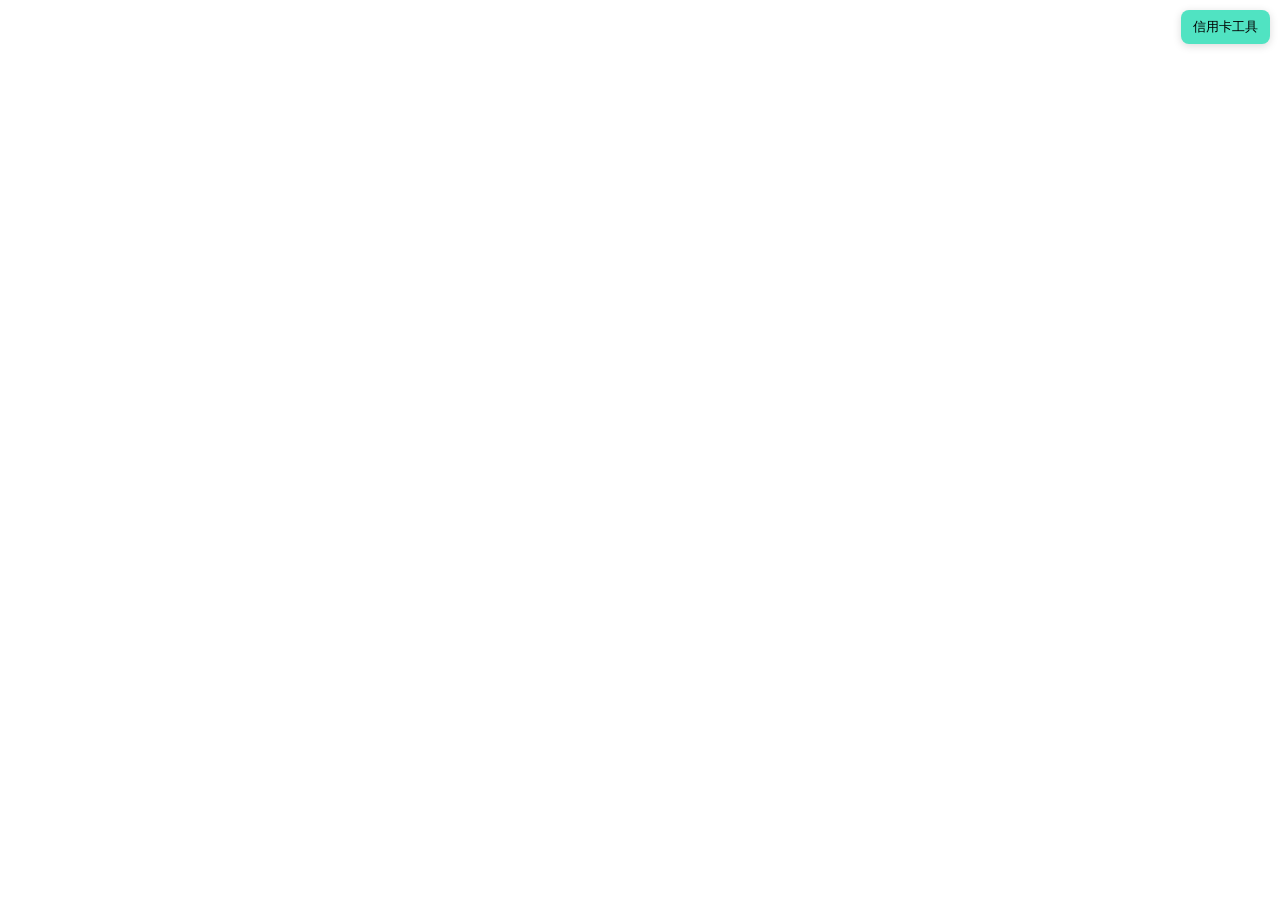
<file: docs/dev-ops/nginx/html/ccc.html>
<!DOCTYPE html>
<html lang="zh-CN">
<head>
    <meta charset="UTF-8">
    <meta name="viewport" content="width=device-width, initial-scale=1.0">
    <title>信用卡工具</title>
    <style>
        /* 全局颜色变量 */
        :root {
            --bg-color: rgba(255, 255, 255, 0.95);
            --panel-bg: rgba(255, 255, 255, 0.95);
            --text-color: #333333;
            --text-secondary: #666666;
            --input-bg: rgba(240, 240, 242, 0.95);
            --input-focus-bg: rgba(230, 230, 232, 0.95);
            --input-border-color: rgba(0, 0, 0, 0.1);
            --button-primary-bg: #50e3c2;
            --button-primary-text: #000000;
            --button-secondary-bg: rgba(80, 227, 194, 0.2);
            --button-secondary-text: #50e3c2;
            --button-secondary-hover: rgba(80, 227, 194, 0.3);
            --menu-item-hover: rgba(240, 240, 242, 0.95);
            --switch-bg: #cccccc;
            --version-badge-bg: rgba(240, 240, 242, 0.95);
        }

        /* 深色模式 */
        .dark-mode {
            --bg-color: rgba(18, 18, 20, 0.95);
            --panel-bg: rgba(28, 28, 30, 0.95);
            --text-color: #ffffff;
            --text-secondary: #a0a0a0;
            --input-bg: rgba(38, 38, 40, 0.95);
            --input-focus-bg: rgba(48, 48, 50, 0.95);
            --input-border-color: rgba(255, 255, 255, 0.15);
            --button-primary-bg: #50e3c2;
            --button-primary-text: #000000;
            --button-secondary-bg: rgba(80, 227, 194, 0.2);
            --button-secondary-text: #50e3c2;
            --button-secondary-hover: rgba(80, 227, 194, 0.3);
            --menu-item-hover: rgba(48, 48, 50, 0.95);
            --switch-bg: #333333;
            --version-badge-bg: rgba(38, 38, 40, 0.95);
        }

        /* 响应式断点 */
        @media (max-width: 768px) {
            #cardTools {
                max-width: 90% !important;
                width: 90% !important;
                right: 5% !important;
                left: 5% !important;
                top: 10px !important;
                padding: 12px !important;
            }
            .card-tool-header h2 { font-size: 18px !important; }
            .primary-button, .secondary-button, .full-width-button { padding: 10px 16px !important; font-size: 13px !important; }
            .input-field label { font-size: 13px !important; }
            input, textarea { padding: 10px !important; font-size: 13px !important; }
            .menu-button { padding: 10px !important; font-size: 14px !important; }
            #toggleBtn { padding: 6px 10px !important; font-size: 12px !important; }
        }

        @media (max-width: 480px) {
            #cardTools { max-width: 95% !important; width: 95% !important; right: 2.5% !important; left: 2.5% !important; padding: 10px !important; }
            .button-row { flex-direction: column !important; gap: 8px !important; }
            .primary-button, .secondary-button { width: 100% !important; }
            .card-tool-header { margin-bottom: 12px !important; }
            .content-panel { padding: 12px !important; margin-bottom: 12px !important; }
            .panel-header { margin-bottom: 12px !important; }
            .footer { flex-direction: column !important; gap: 8px !important; align-items: flex-start !important; }
            .theme-switch { width: 100% !important; justify-content: space-between !important; }
        }

        /* 主容器样式 */
        #cardTools {
            max-width: 350px;
            border-radius: 16px;
            position: fixed;
            top: 60px;
            right: 20px;
            z-index: 9999;
            background-color: var(--bg-color);
            font-family: -apple-system, BlinkMacSystemFont, "Segoe UI", Roboto, Helvetica, Arial, sans-serif;
            box-shadow: 0 4px 24px rgba(0, 0, 0, 0.15);
            padding: 16px;
            display: none;
        }

        /* 工具标题 */
        .card-tool-header {
            display: flex;
            justify-content: space-between;
            align-items: center;
            margin-bottom: 16px;
        }

        .card-tool-header h2 {
            margin: 0;
            font-size: 20px;
            font-weight: 600;
            color: var(--text-color);
        }

        .version-badge {
            background: linear-gradient(135deg, #ff7676, #ff4848);
            color: white;
            font-size: 12px;
            font-weight: 600;
            padding: 3px 10px;
            border-radius: 20px;
        }

        /* 内容面板 */
        .content-panel {
            background-color: var(--panel-bg);
            border-radius: 14px;
            padding: 16px;
            margin-bottom: 16px;
            box-shadow: 0 2px 8px rgba(0, 0, 0, 0.1);
            border: 1px solid var(--input-border-color);
        }

        /* 菜单按钮 */
        .menu-button {
            display: flex;
            align-items: center;
            width: 100%;
            padding: 12px;
            margin-bottom: 10px;
            border: 1px solid var(--input-border-color);
            border-radius: 10px;
            background-color: var(--input-bg);
            color: var(--text-color);
            font-size: 15px;
            text-align: left;
            cursor: pointer;
            transition: all 0.2s ease;
        }

        .menu-button:hover {
            background-color: var(--menu-item-hover);
            border-color: var(--button-primary-bg);
        }

        .menu-button .icon {
            display: flex;
            margin-right: 10px;
            color: var(--button-primary-bg);
        }

        /* 面板头部 */
        .panel-header {
            display: flex;
            align-items: center;
            margin-bottom: 16px;
        }

        .back-button {
            display: flex;
            align-items: center;
            justify-content: center;
            width: 36px;
            height: 36px;
            padding: 0;
            margin-right: 10px;
            border: none;
            border-radius: 50%;
            background-color: var(--button-primary-bg);
            color: var(--button-primary-text);
            cursor: pointer;
        }

        .panel-header span {
            font-size: 16px;
            font-weight: 500;
            color: var(--text-color);
        }

        /* 表单输入 */
        .input-field {
            margin-bottom: 16px;
        }

        .input-field label {
            display: block;
            margin-bottom: 6px;
            font-size: 14px;
            color: var(--text-secondary);
        }

        input, textarea {
            width: 100%;
            padding: 12px;
            border: 1px solid var(--input-border-color);
            border-radius: 10px;
            background-color: var(--input-bg);
            color: var(--text-color);
            font-size: 14px;
            transition: all 0.2s ease;
        }

        input:focus, textarea:focus {
            outline: none;
            background-color: var(--input-focus-bg);
            border-color: var(--button-primary-bg);
        }

        /* 按钮样式 */
        .button-row {
            display: flex;
            gap: 10px;
            margin-bottom: 16px;
        }

        .primary-button, .secondary-button, .full-width-button {
            padding: 12px 20px;
            border: none;
            border-radius: 10px;
            font-weight: 500;
            font-size: 14px;
            cursor: pointer;
            transition: all 0.2s ease;
            box-shadow: 0 2px 8px rgba(0, 0, 0, 0.1);
        }

        .primary-button:hover, .full-width-button:hover {
            transform: translateY(-1px);
            box-shadow: 0 4px 12px rgba(0, 0, 0, 0.15);
        }

        .secondary-button:hover {
            background-color: var(--button-secondary-hover);
        }

        /* 输出区域 */
        .output-field {
            margin-bottom: 16px;
        }

        .output-field textarea {
            min-height: 100px;
            resize: vertical;
        }

        /* 全宽按钮 */
        .full-width-button {
            width: 100%;
            padding: 12px 0;
            background-color: var(--button-primary-bg);
            color: var(--button-primary-text);
        }

        /* 提示文本 */
        .hint-text {
            margin-top: 0;
            margin-bottom: 10px;
            font-size: 13px;
            color: var(--text-secondary);
        }

        /* 页脚 */
        .footer {
            display: flex;
            justify-content: space-between;
            align-items: center;
        }

        .theme-switch {
            display: flex;
            align-items: center;
        }

        .switch-label {
            margin-right: 10px;
            font-size: 14px;
            color: var(--text-secondary);
        }

        .version-text {
            font-size: 12px;
            color: var(--text-secondary);
            background-color: var(--version-badge-bg);
            padding: 3px 8px;
            border-radius: 10px;
        }

        /* 开关样式 */
        .switch {
            position: relative;
            display: inline-block;
            width: 46px;
            height: 24px;
            margin-left: 8px;
        }

        .slider {
            position: absolute;
            cursor: pointer;
            top: 0;
            left: 0;
            right: 0;
            bottom: 0;
            background-color: var(--switch-bg);
            transition: 0.4s;
            border-radius: 24px;
            border: 1px solid var(--input-border-color);
        }

        .slider:before {
            position: absolute;
            content: "";
            height: 18px;
            width: 18px;
            left: 2px;
            bottom: 2px;
            background-color: white;
            transition: 0.4s;
            border-radius: 50%;
            box-shadow: 0 2px 4px rgba(0, 0, 0, 0.2);
        }

        input:checked + .slider {
            background-color: var(--button-primary-bg);
        }

        input:checked + .slider:before {
            transform: translateX(22px);
        }

        /* 切换按钮样式 */
        #toggleBtn {
            position: fixed;
            top: 10px;
            right: 10px;
            z-index: 10000;
            padding: 8px 12px;
            border: none;
            border-radius: 8px;
            background-color: var(--button-primary-bg);
            color: var(--button-primary-text);
            font-weight: 500;
            cursor: pointer;
            transition: all 0.2s ease;
            box-shadow: 0 2px 8px rgba(0, 0, 0, 0.15);
        }

        #toggleBtn:hover {
            opacity: 0.9;
        }
    </style>
</head>
<body>
<button id="toggleBtn">信用卡工具</button>
<div id="cardTools">
    <div class="card-tool-header">
        <h2>信用卡工具</h2>
        <span class="version-badge">Pro</span>
    </div>

    <!-- 主菜单 -->
    <div id="mainMenu" class="content-panel">
        <button id="generatorBtn" class="menu-button">
                <span class="icon">
                    <svg width="20" height="20" viewBox="0 0 24 24" fill="none">
                        <path d="M3 10H21M7 15H8M12 15H13M3 18V8C3 6.89543 3.89543 6 5 6H19C20.1046 6 21 6.89543 21 8V18C21 19.1046 20.1046 20 19 20H5C3.89543 20 3 19.1046 3 18Z" stroke="currentColor" stroke-width="2" stroke-linecap="round"/>
                    </svg>
                </span>
            <span>卡号生成器</span>
        </button>
        <button id="autofillBtn" class="menu-button">
                <span class="icon">
                    <svg width="20" height="20" viewBox="0 0 24 24" fill="none">
                        <path d="M9 5H7C5.89543 5 5 5.89543 5 7V19C5 20.1046 5.89543 21 7 21H17C18.1046 21 19 20.1046 19 19V7C19 5.89543 18.1046 5 17 5H15M9 5C9 6.10457 9.89543 7 11 7H13C14.1046 7 15 6.10457 15 5M9 5C9 3.89543 9.89543 3 11 3H13C14.1046 3 15 3.89543 15 5M12 12H15M12 16H15M9 12H9.01M9 16H9.01" stroke="currentColor" stroke-width="2" stroke-linecap="round"/>
                    </svg>
                </span>
            <span>自动填写信用卡</span>
        </button>
    </div>

    <!-- 卡号生成器面板 -->
    <div id="cardGenerator" class="content-panel" style="display:none;">
        <div class="panel-header">
            <button class="back-button" aria-label="返回">
                <svg width="20" height="20" viewBox="0 0 24 24" fill="none">
                    <path d="M15 19L8 12L15 5" stroke="currentColor" stroke-width="2" stroke-linecap="round" stroke-linejoin="round"/>
                </svg>
            </button>
            <span>卡号生成器</span>
        </div>
        <div class="input-field">
            <label for="binInput">BIN码</label>
            <input type="text" id="binInput" placeholder="输入bin码 (例如: 4xxxxx)">
        </div>
        <div class="input-field">
            <label for="quantity">生成数量</label>
            <input type="number" id="quantity" value="10" min="1" max="100">
        </div>
        <div class="button-row">
            <button type="button" id="generateBtn" class="primary-button">生成卡号</button>
            <button type="button" id="clearBtn" class="secondary-button">清除</button>
        </div>
        <div class="output-field">
            <textarea id="generatedCards" rows="5" readonly placeholder="生成的卡号将显示在这里..."></textarea>
        </div>
        <button id="copyAndFillBtn" class="full-width-button">复制并跳转</button>
    </div>

    <!-- 自动填写信用卡面板 -->
    <div id="autofillPanel" class="content-panel" style="display:none;">
        <div class="panel-header">
            <button class="back-button" aria-label="返回">
                <svg width="20" height="20" viewBox="0 0 24 24" fill="none">
                    <path d="M15 19L8 12L15 5" stroke="currentColor" stroke-width="2" stroke-linecap="round" stroke-linejoin="round"/>
                </svg>
            </button>
            <span>自动填写信用卡</span>
        </div>
        <p class="hint-text">粘贴包含卡信息的文本，系统将自动识别</p>
        <textarea id="card-input" rows="4" placeholder="例如: 4242 4242 4242 4242 | 12/24 | 123"></textarea>
        <button id="submit-button" class="full-width-button">模拟填写支付</button>
        <div id="fillOutput" class="output-field" style="display:none;">
            <label>填写结果</label>
            <textarea readonly rows="5"></textarea>
        </div>
    </div>

    <!-- 主题切换 -->
    <div class="footer">
        <div class="theme-switch">
            <label for="themeSwitch" class="switch-label">深色模式</label>
            <label class="switch">
                <input type="checkbox" id="themeSwitch">
                <span class="slider"></span>
            </label>
        </div>
        <span class="version-text">v2.0</span>
    </div>
</div>

<script>
    (function () {
        'use strict';

        // 配置常量
        const CONFIG = {
            toggleBtnText: '信用卡工具',
            storageKey: 'autoWriteCardInfoTheme'
        };

        // 状态变量
        let generatedCards = [];

        // 辅助函数
        function $(id) {
            return document.getElementById(id);
        }

        function delay(ms) {
            return new Promise(resolve => setTimeout(resolve, ms));
        }

        function getCvvLength(bin) {
            return (bin.startsWith('34') || bin.startsWith('37')) ? 4 : 3;
        }

        function parseBinInput(input) {
            const parts = input.split('|').map(p => p.trim());
            return {
                bin: parts[0] || '',
                expiryDate: (parts[1] && parts[2]) ? `${parts[1]}|${parts[2]}` : '',
                cvv: parts[3] || ''
            };
        }

        function validateInputs(bin, expiryDate, cvv) {
            if (bin.length < 6 || bin.length > 12 || !/^\d+$/.test(bin)) {
                throw new Error("BIN 必须是 6-12 位数字");
            }
            if (expiryDate && !isValidExpiryDate(expiryDate)) {
                throw new Error("时间格式无效，请使用 MM|YY 格式，月份为01-12");
            }
            const cvvLength = getCvvLength(bin);
            if (cvv && (!/^\d{3,4}$/.test(cvv) || cvv.length !== cvvLength)) {
                throw new Error(`CVV 必须是 ${cvvLength} 位数字，或为空`);
            }
        }

        function isValidExpiryDate(date) {
            if (!/^\d{2}\|\d{2}$/.test(date)) return false;
            const [month] = date.split('|');
            const m = parseInt(month, 10);
            return m >= 1 && m <= 12;
        }

        function generateCard(bin, cvvLength, fixedCVV, fixedExpiryDate) {
            let number = bin;
            const targetLength = (cvvLength === 4) ? 15 : 16;
            while (number.length < targetLength - 1) {
                number += Math.floor(Math.random() * 10);
            }
            number += generateCheckDigit(number);
            const cvv = fixedCVV || generateRandomCVV(cvvLength);
            const expiryDate = fixedExpiryDate || generateRandomExpiryDate();
            return { number, expiryDate, cvv };
        }

        function generateCheckDigit(number) {
            let sum = 0;
            let shouldDouble = true;
            for (let i = number.length - 1; i >= 0; i--) {
                let digit = parseInt(number.charAt(i), 10);
                if (shouldDouble) {
                    digit *= 2;
                    if (digit > 9) digit -= 9;
                }
                sum += digit;
                shouldDouble = !shouldDouble;
            }
            return ((10 - (sum % 10)) % 10).toString();
        }

        function generateRandomCVV(length) {
            return Math.floor(Math.random() * (10 ** length)).toString().padStart(length, '0');
        }

        function generateRandomExpiryDate() {
            const now = new Date();
            const currentYear = now.getFullYear();
            const currentMonth = now.getMonth() + 1;
            let year = currentYear + Math.floor(Math.random() * 5);
            let month = (year === currentYear)
                ? currentMonth + Math.floor(Math.random() * (13 - currentMonth))
                : Math.floor(Math.random() * 12) + 1;
            return `${month.toString().padStart(2, '0')}|${(year % 100).toString().padStart(2, '0')}`;
        }

        function generateCards() {
            const binInput = $('binInput').value.trim();
            const quantity = parseInt($('quantity').value);
            try {
                const { bin, expiryDate, cvv } = parseBinInput(binInput);
                validateInputs(bin, expiryDate, cvv);
                generatedCards = [];
                const cvvLength = getCvvLength(bin);
                for (let i = 0; i < quantity; i++) {
                    const card = generateCard(bin, cvvLength, cvv, expiryDate);
                    generatedCards.push(`${card.number}|${card.expiryDate}|${card.cvv}`);
                }
                $('generatedCards').value = generatedCards.join('\n');
                $('card-input').value = generatedCards.join('\n');
            } catch (error) {
                alert(error.message);
            }
        }

        function clearInputs() {
            $('binInput').value = "";
            $('quantity').value = "10";
            $('generatedCards').value = "";
        }

        function copyAndFill() {
            const allCards = $('generatedCards').value;
            navigator.clipboard.writeText(allCards).then(() => {
                $('card-input').value = allCards;
                showPanel('autofillPanel');
            }).catch(err => {
                console.error('无法复制文本: ', err);
            });
        }

        function generateRandomAddress() {
            const streets = ["Main Street", "Park Avenue", "Oak Drive", "Maple Road", "Cedar Lane"];
            const cities = ["New York", "Los Angeles", "Chicago", "Houston", "Phoenix"];
            const states = [
                {name: "California", abbr: "CA"}, {name: "Texas", abbr: "TX"},
                {name: "Florida", abbr: "FL"}, {name: "New York", abbr: "NY"}
            ];
            const streetNumber = Math.floor(Math.random() * 9000) + 1000;
            const randomStreet = streets[Math.floor(Math.random() * streets.length)];
            const randomCity = cities[Math.floor(Math.random() * cities.length)];
            const randomState = states[Math.floor(Math.random() * states.length)];
            const zipCode = Math.floor(Math.random() * 90000) + 10000;
            return {
                address: `${streetNumber} ${randomStreet}`,
                city: randomCity,
                postalCode: zipCode.toString(),
                state: randomState.name,
                stateCode: randomState.abbr,
                country: "US"
            };
        }

        async function handleAutoFill() {
            const cardInput = $('card-input').value.trim();
            const lines = processCardData(cardInput).split('\n').filter(line => line.trim() !== '');
            if (lines.length === 0) {
                alert('卡队列已空');
                return;
            }

            const cardData = lines.shift();
            $('card-input').value = lines.join('\n');
            const parts = cardData.split('|').map(p => p.trim());
            let cardNumber, month, year, cvc;
            if (parts.length >= 4) {
                [cardNumber, month, year, cvc] = parts;
            } else if (parts.length === 1) {
                cardNumber = parts[0];
                const now = new Date();
                month = (now.getMonth() + 1).toString().padStart(2, '0');
                year = (now.getFullYear() + 1).toString().slice(-2);
                cvc = '000';
            } else {
                alert('卡号格式不正确，应为：卡号|月|年|CVC 或者 卡号');
                return;
            }
            if (year.length === 4) year = year.slice(-2);

            try {
                const addressInfo = generateRandomAddress();
                const emailName = "DefaultName";
                const output = [
                    `卡号: ${cardNumber}`,
                    `有效期: ${month}/${year}`,
                    `CVC: ${cvc}`,
                    `姓名: ${emailName}`,
                    `地址: ${addressInfo.address}`,
                    `城市: ${addressInfo.city}`,
                    `邮编: ${addressInfo.postalCode}`,
                    `州: ${addressInfo.state}`
                ].join('\n');
                $('fillOutput').style.display = 'block';
                $('fillOutput').querySelector('textarea').value = output;
            } catch (error) {
                console.error('填写出错:', error);
                alert('填写出错，请检查输入。');
            }
        }

        function processCardData(text) {
            text = text.replace(/\//g, '|');
            const matches = text.match(/(\d{15,16})\|?(\d{1,2})\|?(\d{2,4})\|?(\d{3,4})/g);
            return matches?.join('\n') || text;
        }

        function toggleContainer() {
            const cardTools = $('cardTools');
            cardTools.style.display = (cardTools.style.display === 'none' || cardTools.style.display === '') ? 'block' : 'none';
            if (cardTools.style.display === 'block') {
                showPanel('mainMenu');
            }
        }

        function showPanel(panelId) {
            ['mainMenu', 'cardGenerator', 'autofillPanel'].forEach(id => {
                $(id).style.display = (id === panelId) ? 'block' : 'none';
            });
        }

        function toggleTheme() {
            const themeSwitch = $('themeSwitch');
            const isDarkMode = themeSwitch.checked;
            if (isDarkMode) {
                document.documentElement.classList.add('dark-mode');
                localStorage.setItem(CONFIG.storageKey, 'dark');
            } else {
                document.documentElement.classList.remove('dark-mode');
                localStorage.setItem(CONFIG.storageKey, 'light');
            }
            updateThemeLabel();
        }

        function updateThemeLabel() {
            const themeSwitch = $('themeSwitch');
            const isDarkMode = themeSwitch.checked;
            const label = document.querySelector('.switch-label');
            label.textContent = isDarkMode ? '浅色模式' : '深色模式';
        }

        function initializeTheme() {
            const savedTheme = localStorage.getItem(CONFIG.storageKey);
            const themeSwitch = $('themeSwitch');
            if (savedTheme === 'dark') {
                document.documentElement.classList.add('dark-mode');
                themeSwitch.checked = true;
            } else {
                document.documentElement.classList.remove('dark-mode');
                themeSwitch.checked = false;
            }
            updateThemeLabel();
        }

        function bindEvents() {
            $('generateBtn').addEventListener('click', generateCards);
            $('clearBtn').addEventListener('click', clearInputs);
            $('copyAndFillBtn').addEventListener('click', copyAndFill);
            $('generatorBtn').addEventListener('click', () => showPanel('cardGenerator'));
            $('autofillBtn').addEventListener('click', () => showPanel('autofillPanel'));
            $('submit-button').addEventListener('click', handleAutoFill);
            document.querySelectorAll('.back-button').forEach(btn => {
                btn.addEventListener('click', () => showPanel('mainMenu'));
            });
            $('toggleBtn').addEventListener('click', toggleContainer);
            $('themeSwitch').addEventListener('change', toggleTheme);
        }

        function init() {
            bindEvents();
            initializeTheme();
            $('cardTools').style.display = 'none';
        }

        init();
    })();
</script>
</body>
</html>
</file>
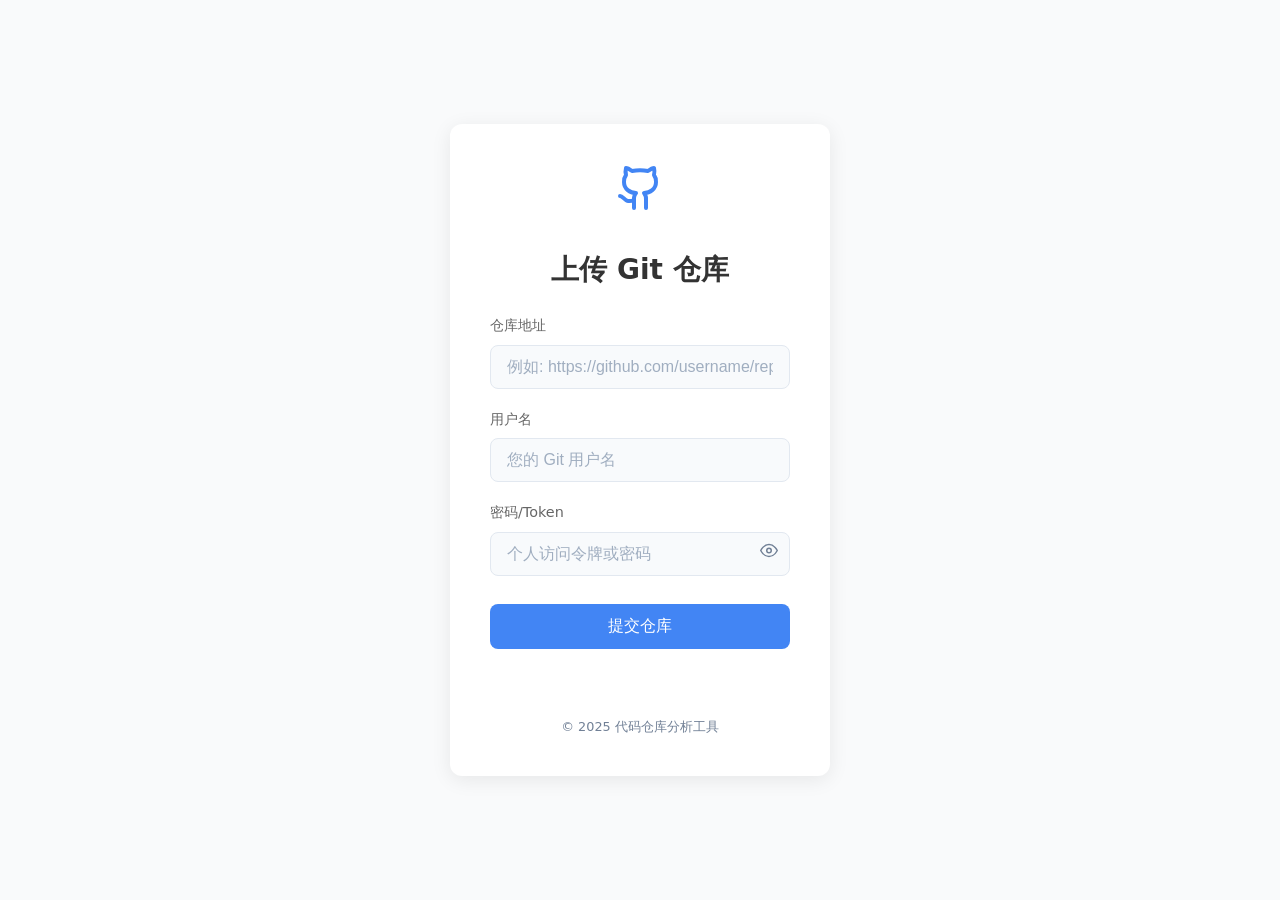
<file: docs/dev-ops/nginx/html/git.html>
<!DOCTYPE html>
<html lang="zh-CN">
<head>
    <meta charset="UTF-8">
    <meta name="viewport" content="width=device-width, initial-scale=1.0">
    <title>上传 Git 仓库</title>
    <style>
        :root {
            --primary-color: #4285f4;
            --primary-hover: #2b6cb0;
            --bg-color: #f9fafb;
            --card-bg: #ffffff;
            --text-color: #333333;
            --border-color: #e2e8f0;
            --error-color: #e53e3e;
            --success-color: #38a169;
        }

        * {
            box-sizing: border-box;
            margin: 0;
            padding: 0;
        }

        body {
            font-family: 'Microsoft YaHei', '微软雅黑', system-ui, -apple-system, sans-serif;
            background-color: var(--bg-color);
            display: flex;
            justify-content: center;
            align-items: center;
            height: 100vh;
            margin: 0;
            color: var(--text-color);
            line-height: 1.5;
        }

        .container {
            background-color: var(--card-bg);
            padding: 2.5rem;
            border-radius: 12px;
            box-shadow: 0 4px 20px rgba(0, 0, 0, 0.08);
            width: 380px;
            max-width: 90%;
            transition: transform 0.3s ease;
        }

        .container:hover {
            transform: translateY(-5px);
        }

        h1 {
            color: var(--text-color);
            margin-bottom: 1.5rem;
            font-size: 1.75rem;
            text-align: center;
            font-weight: 600;
        }

        .form-group {
            margin-bottom: 1.25rem;
            text-align: left;
        }

        .form-group label {
            display: block;
            margin-bottom: 0.5rem;
            font-size: 0.9rem;
            color: #666;
            font-weight: 500;
        }

        .input-container {
            position: relative;
        }

        input {
            width: 100%;
            padding: 0.75rem 1rem;
            border: 1px solid var(--border-color);
            border-radius: 8px;
            font-size: 1rem;
            transition: all 0.3s;
            background-color: #f8fafc;
        }

        input:focus {
            outline: none;
            border-color: var(--primary-color);
            box-shadow: 0 0 0 3px rgba(66, 133, 244, 0.15);
            background-color: white;
        }

        input::placeholder {
            color: #a0aec0;
        }

        .password-toggle {
            position: absolute;
            right: 12px;
            top: 50%;
            transform: translateY(-50%);
            cursor: pointer;
            color: #718096;
        }

        button {
            background-color: var(--primary-color);
            color: white;
            border: none;
            padding: 0.75rem 1rem;
            font-size: 1rem;
            border-radius: 8px;
            cursor: pointer;
            transition: all 0.3s;
            width: 100%;
            font-weight: 500;
            margin-top: 0.5rem;
        }

        button:hover {
            background-color: var(--primary-hover);
            transform: translateY(-2px);
            box-shadow: 0 4px 12px rgba(66, 133, 244, 0.2);
        }

        button:active {
            transform: translateY(0);
        }

        #status {
            margin-top: 1.25rem;
            font-weight: 500;
            text-align: center;
            min-height: 24px;
            transition: all 0.3s;
        }

        .status-success {
            color: var(--success-color);
        }

        .status-error {
            color: var(--error-color);
        }

        .overlay {
            display: none;
            position: fixed;
            top: 0;
            left: 0;
            width: 100%;
            height: 100%;
            background-color: rgba(0, 0, 0, 0.6);
            z-index: 1000;
            justify-content: center;
            align-items: center;
            backdrop-filter: blur(3px);
            transition: all 0.3s;
        }

        .loading-container {
            background-color: white;
            padding: 2rem;
            border-radius: 12px;
            display: flex;
            flex-direction: column;
            align-items: center;
            box-shadow: 0 10px 25px rgba(0, 0, 0, 0.1);
        }

        .loading-spinner {
            border: 4px solid rgba(66, 133, 244, 0.2);
            border-top: 4px solid var(--primary-color);
            border-radius: 50%;
            width: 40px;
            height: 40px;
            animation: spin 1s linear infinite;
        }

        .loading-text {
            margin-top: 1rem;
            font-weight: 500;
            color: var(--text-color);
        }

        @keyframes spin {
            0% { transform: rotate(0deg); }
            100% { transform: rotate(360deg); }
        }

        .logo {
            text-align: center;
            margin-bottom: 1.5rem;
            font-size: 2rem;
            color: var(--primary-color);
        }

        footer {
            text-align: center;
            margin-top: 1.5rem;
            font-size: 0.8rem;
            color: #718096;
        }
    </style>
</head>
<body>
<div class="container">
    <div class="logo">
        <svg xmlns="http://www.w3.org/2000/svg" width="48" height="48" viewBox="0 0 24 24" fill="none" stroke="currentColor" stroke-width="2" stroke-linecap="round" stroke-linejoin="round">
            <path d="M15 22v-4a4.8 4.8 0 0 0-1-3.5c3 0 6-2 6-5.5.08-1.25-.27-2.48-1-3.5.28-1.15.28-2.35 0-3.5 0 0-1 0-3 1.5-2.64-.5-5.36-.5-8 0C6 2 5 2 5 2c-.3 1.15-.3 2.35 0 3.5A5.403 5.403 0 0 0 4 9c0 3.5 3 5.5 6 5.5-.39.49-.68 1.05-.85 1.65-.17.6-.22 1.23-.15 1.85v4"></path>
            <path d="M9 18c-4.51 2-5-2-7-2"></path>
        </svg>
    </div>
    <h1>上传 Git 仓库</h1>
    <form id="uploadForm">
        <div class="form-group">
            <label for="repoUrl">仓库地址</label>
            <div class="input-container">
                <input type="text" id="repoUrl" placeholder="例如: https://github.com/username/repo" required>
            </div>
        </div>
        <div class="form-group">
            <label for="userName">用户名</label>
            <div class="input-container">
                <input type="text" id="userName" placeholder="您的 Git 用户名" required>
            </div>
        </div>
        <div class="form-group">
            <label for="token">密码/Token</label>
            <div class="input-container">
                <input type="password" id="token" placeholder="个人访问令牌或密码" required>
                <span class="password-toggle" id="togglePassword">
                    <svg xmlns="http://www.w3.org/2000/svg" width="18" height="18" viewBox="0 0 24 24" fill="none" stroke="currentColor" stroke-width="2" stroke-linecap="round" stroke-linejoin="round">
                        <path d="M1 12s4-8 11-8 11 8 11 8-4 8-11 8-11-8-11-8z"></path>
                        <circle cx="12" cy="12" r="3"></circle>
                    </svg>
                </span>
            </div>
        </div>
        <button type="submit">提交仓库</button>
    </form>
    <div id="status"></div>
    <footer>
        © 2025 代码仓库分析工具
    </footer>
</div>

<div class="overlay" id="loadingOverlay">
    <div class="loading-container">
        <div class="loading-spinner"></div>
        <div class="loading-text">正在上传仓库，请稍候...</div>
    </div>
</div>

<script>
    const loadingOverlay = document.getElementById('loadingOverlay');
    const statusElement = document.getElementById('status');
    const togglePassword = document.getElementById('togglePassword');
    const passwordInput = document.getElementById('token');

    // 密码显示/隐藏功能
    togglePassword.addEventListener('click', function() {
        const type = passwordInput.getAttribute('type') === 'password' ? 'text' : 'password';
        passwordInput.setAttribute('type', type);

        // 切换眼睛图标
        if (type === 'password') {
            this.innerHTML = `<svg xmlns="http://www.w3.org/2000/svg" width="18" height="18" viewBox="0 0 24 24" fill="none" stroke="currentColor" stroke-width="2" stroke-linecap="round" stroke-linejoin="round">
                <path d="M1 12s4-8 11-8 11 8 11 8-4 8-11 8-11-8-11-8z"></path>
                <circle cx="12" cy="12" r="3"></circle>
            </svg>`;
        } else {
            this.innerHTML = `<svg xmlns="http://www.w3.org/2000/svg" width="18" height="18" viewBox="0 0 24 24" fill="none" stroke="currentColor" stroke-width="2" stroke-linecap="round" stroke-linejoin="round">
                <path d="M17.94 17.94A10.07 10.07 0 0 1 12 20c-7 0-11-8-11-8a18.45 18.45 0 0 1 5.06-5.94M9.9 4.24A9.12 9.12 0 0 1 12 4c7 0 11 8 11 8a18.5 18.5 0 0 1-2.16 3.19m-6.72-1.07a3 3 0 1 1-4.24-4.24"></path>
                <line x1="1" y1="1" x2="23" y2="23"></line>
            </svg>`;
        }
    });

    // 表单提交处理
    document.getElementById('uploadForm').addEventListener('submit', function(e) {
        e.preventDefault();
        const repoUrl = document.getElementById('repoUrl').value;
        const userName = document.getElementById('userName').value;
        const token = document.getElementById('token').value;

        // 验证输入
        if (!repoUrl.trim() || !userName.trim() || !token.trim()) {
            statusElement.textContent = '请填写所有字段';
            statusElement.className = 'status-error';
            return;
        }

        // 显示加载状态
        loadingOverlay.style.display = 'flex';
        statusElement.textContent = '';
        statusElement.className = '';

        // 发送请求
        fetch('http://localhost:7080/api/v1/rag/analyze_git_repository', {
            method: 'POST',
            headers: {
                'Content-Type': 'application/x-www-form-urlencoded',
            },
            body: `repoUrl=${encodeURIComponent(repoUrl)}&userName=${encodeURIComponent(userName)}&token=${encodeURIComponent(token)}`
        })
            .then(response => response.json())
            .then(data => {
                loadingOverlay.style.display = 'none';
                if (data.code === '1000') {
                    statusElement.textContent = '仓库上传成功！';
                    statusElement.className = 'status-success';

                    // 成功提示并关闭窗口
                    setTimeout(() => {
                        alert('仓库上传成功，窗口即将关闭');
                        window.close();
                    }, 800);
                } else {
                    statusElement.textContent = '上传失败: ' + (data.message || '未知错误');
                    statusElement.className = 'status-error';
                }
            })
            .catch(error => {
                loadingOverlay.style.display = 'none';
                statusElement.textContent = '网络错误，请检查您的连接并重试';
                statusElement.className = 'status-error';
                console.error('Error:', error);
            });
    });

    // 输入框获取焦点时清除状态消息
    document.querySelectorAll('input').forEach(input => {
        input.addEventListener('focus', () => {
            statusElement.textContent = '';
            statusElement.className = '';
        });
    });
</script>
</body>
</html>
</file>
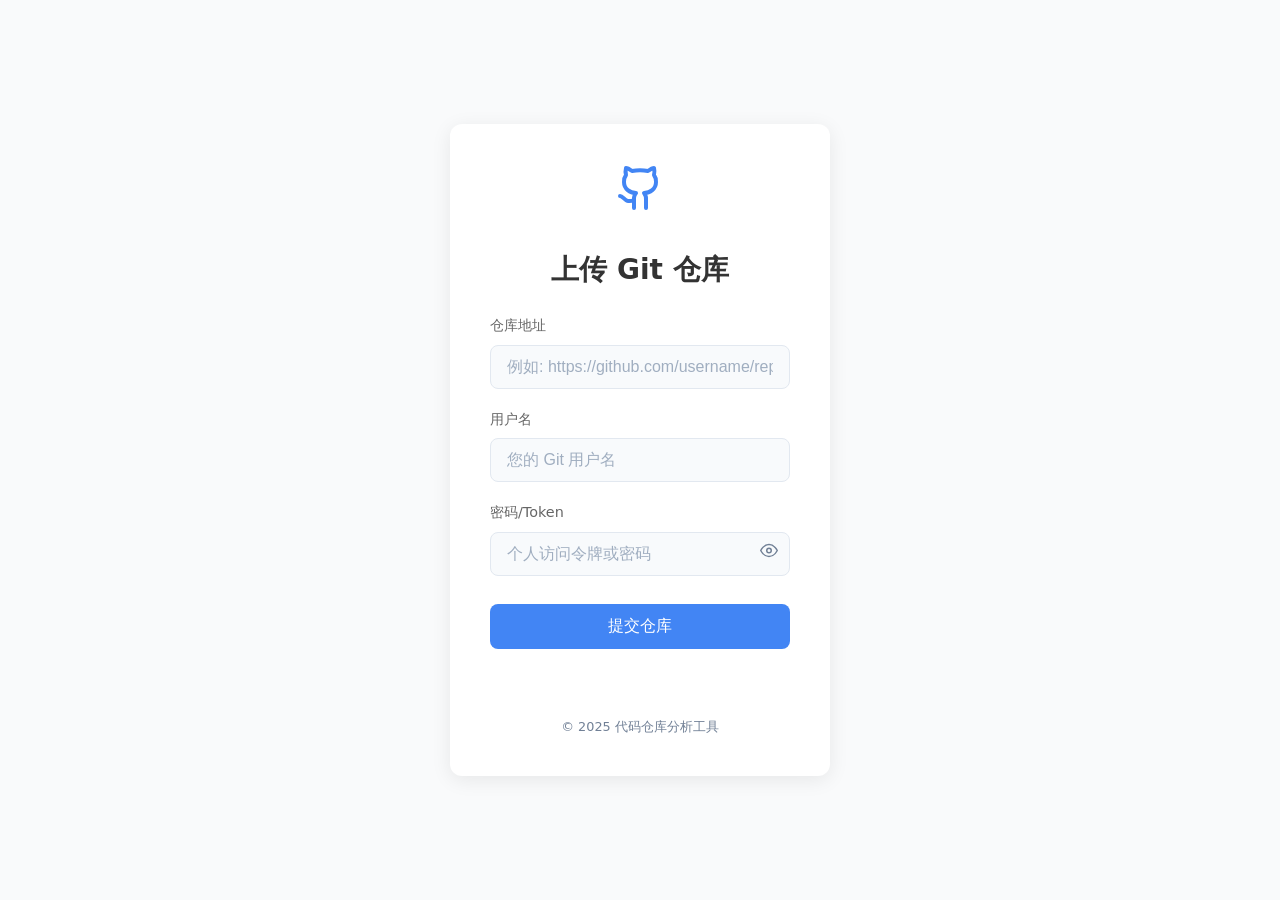
<file: docs/tag/v1.0/nginx/html/git.html>
<!DOCTYPE html>
<html lang="zh-CN">
<head>
    <meta charset="UTF-8">
    <meta name="viewport" content="width=device-width, initial-scale=1.0">
    <title>上传 Git 仓库</title>
    <style>
        :root {
            --primary-color: #4285f4;
            --primary-hover: #2b6cb0;
            --bg-color: #f9fafb;
            --card-bg: #ffffff;
            --text-color: #333333;
            --border-color: #e2e8f0;
            --error-color: #e53e3e;
            --success-color: #38a169;
        }

        * {
            box-sizing: border-box;
            margin: 0;
            padding: 0;
        }

        body {
            font-family: 'Microsoft YaHei', '微软雅黑', system-ui, -apple-system, sans-serif;
            background-color: var(--bg-color);
            display: flex;
            justify-content: center;
            align-items: center;
            height: 100vh;
            margin: 0;
            color: var(--text-color);
            line-height: 1.5;
        }

        .container {
            background-color: var(--card-bg);
            padding: 2.5rem;
            border-radius: 12px;
            box-shadow: 0 4px 20px rgba(0, 0, 0, 0.08);
            width: 380px;
            max-width: 90%;
            transition: transform 0.3s ease;
        }

        .container:hover {
            transform: translateY(-5px);
        }

        h1 {
            color: var(--text-color);
            margin-bottom: 1.5rem;
            font-size: 1.75rem;
            text-align: center;
            font-weight: 600;
        }

        .form-group {
            margin-bottom: 1.25rem;
            text-align: left;
        }

        .form-group label {
            display: block;
            margin-bottom: 0.5rem;
            font-size: 0.9rem;
            color: #666;
            font-weight: 500;
        }

        .input-container {
            position: relative;
        }

        input {
            width: 100%;
            padding: 0.75rem 1rem;
            border: 1px solid var(--border-color);
            border-radius: 8px;
            font-size: 1rem;
            transition: all 0.3s;
            background-color: #f8fafc;
        }

        input:focus {
            outline: none;
            border-color: var(--primary-color);
            box-shadow: 0 0 0 3px rgba(66, 133, 244, 0.15);
            background-color: white;
        }

        input::placeholder {
            color: #a0aec0;
        }

        .password-toggle {
            position: absolute;
            right: 12px;
            top: 50%;
            transform: translateY(-50%);
            cursor: pointer;
            color: #718096;
        }

        button {
            background-color: var(--primary-color);
            color: white;
            border: none;
            padding: 0.75rem 1rem;
            font-size: 1rem;
            border-radius: 8px;
            cursor: pointer;
            transition: all 0.3s;
            width: 100%;
            font-weight: 500;
            margin-top: 0.5rem;
        }

        button:hover {
            background-color: var(--primary-hover);
            transform: translateY(-2px);
            box-shadow: 0 4px 12px rgba(66, 133, 244, 0.2);
        }

        button:active {
            transform: translateY(0);
        }

        #status {
            margin-top: 1.25rem;
            font-weight: 500;
            text-align: center;
            min-height: 24px;
            transition: all 0.3s;
        }

        .status-success {
            color: var(--success-color);
        }

        .status-error {
            color: var(--error-color);
        }

        .overlay {
            display: none;
            position: fixed;
            top: 0;
            left: 0;
            width: 100%;
            height: 100%;
            background-color: rgba(0, 0, 0, 0.6);
            z-index: 1000;
            justify-content: center;
            align-items: center;
            backdrop-filter: blur(3px);
            transition: all 0.3s;
        }

        .loading-container {
            background-color: white;
            padding: 2rem;
            border-radius: 12px;
            display: flex;
            flex-direction: column;
            align-items: center;
            box-shadow: 0 10px 25px rgba(0, 0, 0, 0.1);
        }

        .loading-spinner {
            border: 4px solid rgba(66, 133, 244, 0.2);
            border-top: 4px solid var(--primary-color);
            border-radius: 50%;
            width: 40px;
            height: 40px;
            animation: spin 1s linear infinite;
        }

        .loading-text {
            margin-top: 1rem;
            font-weight: 500;
            color: var(--text-color);
        }

        @keyframes spin {
            0% { transform: rotate(0deg); }
            100% { transform: rotate(360deg); }
        }

        .logo {
            text-align: center;
            margin-bottom: 1.5rem;
            font-size: 2rem;
            color: var(--primary-color);
        }

        footer {
            text-align: center;
            margin-top: 1.5rem;
            font-size: 0.8rem;
            color: #718096;
        }
    </style>
</head>
<body>
<div class="container">
    <div class="logo">
        <svg xmlns="http://www.w3.org/2000/svg" width="48" height="48" viewBox="0 0 24 24" fill="none" stroke="currentColor" stroke-width="2" stroke-linecap="round" stroke-linejoin="round">
            <path d="M15 22v-4a4.8 4.8 0 0 0-1-3.5c3 0 6-2 6-5.5.08-1.25-.27-2.48-1-3.5.28-1.15.28-2.35 0-3.5 0 0-1 0-3 1.5-2.64-.5-5.36-.5-8 0C6 2 5 2 5 2c-.3 1.15-.3 2.35 0 3.5A5.403 5.403 0 0 0 4 9c0 3.5 3 5.5 6 5.5-.39.49-.68 1.05-.85 1.65-.17.6-.22 1.23-.15 1.85v4"></path>
            <path d="M9 18c-4.51 2-5-2-7-2"></path>
        </svg>
    </div>
    <h1>上传 Git 仓库</h1>
    <form id="uploadForm">
        <div class="form-group">
            <label for="repoUrl">仓库地址</label>
            <div class="input-container">
                <input type="text" id="repoUrl" placeholder="例如: https://github.com/username/repo" required>
            </div>
        </div>
        <div class="form-group">
            <label for="userName">用户名</label>
            <div class="input-container">
                <input type="text" id="userName" placeholder="您的 Git 用户名" required>
            </div>
        </div>
        <div class="form-group">
            <label for="token">密码/Token</label>
            <div class="input-container">
                <input type="password" id="token" placeholder="个人访问令牌或密码" required>
                <span class="password-toggle" id="togglePassword">
                    <svg xmlns="http://www.w3.org/2000/svg" width="18" height="18" viewBox="0 0 24 24" fill="none" stroke="currentColor" stroke-width="2" stroke-linecap="round" stroke-linejoin="round">
                        <path d="M1 12s4-8 11-8 11 8 11 8-4 8-11 8-11-8-11-8z"></path>
                        <circle cx="12" cy="12" r="3"></circle>
                    </svg>
                </span>
            </div>
        </div>
        <button type="submit">提交仓库</button>
    </form>
    <div id="status"></div>
    <footer>
        © 2025 代码仓库分析工具
    </footer>
</div>

<div class="overlay" id="loadingOverlay">
    <div class="loading-container">
        <div class="loading-spinner"></div>
        <div class="loading-text">正在上传仓库，请稍候...</div>
    </div>
</div>

<script>
    const loadingOverlay = document.getElementById('loadingOverlay');
    const statusElement = document.getElementById('status');
    const togglePassword = document.getElementById('togglePassword');
    const passwordInput = document.getElementById('token');

    // 密码显示/隐藏功能
    togglePassword.addEventListener('click', function() {
        const type = passwordInput.getAttribute('type') === 'password' ? 'text' : 'password';
        passwordInput.setAttribute('type', type);

        // 切换眼睛图标
        if (type === 'password') {
            this.innerHTML = `<svg xmlns="http://www.w3.org/2000/svg" width="18" height="18" viewBox="0 0 24 24" fill="none" stroke="currentColor" stroke-width="2" stroke-linecap="round" stroke-linejoin="round">
                <path d="M1 12s4-8 11-8 11 8 11 8-4 8-11 8-11-8-11-8z"></path>
                <circle cx="12" cy="12" r="3"></circle>
            </svg>`;
        } else {
            this.innerHTML = `<svg xmlns="http://www.w3.org/2000/svg" width="18" height="18" viewBox="0 0 24 24" fill="none" stroke="currentColor" stroke-width="2" stroke-linecap="round" stroke-linejoin="round">
                <path d="M17.94 17.94A10.07 10.07 0 0 1 12 20c-7 0-11-8-11-8a18.45 18.45 0 0 1 5.06-5.94M9.9 4.24A9.12 9.12 0 0 1 12 4c7 0 11 8 11 8a18.5 18.5 0 0 1-2.16 3.19m-6.72-1.07a3 3 0 1 1-4.24-4.24"></path>
                <line x1="1" y1="1" x2="23" y2="23"></line>
            </svg>`;
        }
    });

    // 表单提交处理
    document.getElementById('uploadForm').addEventListener('submit', function(e) {
        e.preventDefault();
        const repoUrl = document.getElementById('repoUrl').value;
        const userName = document.getElementById('userName').value;
        const token = document.getElementById('token').value;

        // 验证输入
        if (!repoUrl.trim() || !userName.trim() || !token.trim()) {
            statusElement.textContent = '请填写所有字段';
            statusElement.className = 'status-error';
            return;
        }

        // 显示加载状态
        loadingOverlay.style.display = 'flex';
        statusElement.textContent = '';
        statusElement.className = '';

        // 发送请求
        fetch('http://192.168.1.218:7080/api/v1/rag/analyze_git_repository', {
            method: 'POST',
            headers: {
                'Content-Type': 'application/x-www-form-urlencoded',
            },
            body: `repoUrl=${encodeURIComponent(repoUrl)}&userName=${encodeURIComponent(userName)}&token=${encodeURIComponent(token)}`
        })
            .then(response => response.json())
            .then(data => {
                loadingOverlay.style.display = 'none';
                if (data.code === '1000') {
                    statusElement.textContent = '仓库上传成功！';
                    statusElement.className = 'status-success';

                    // 成功提示并关闭窗口
                    setTimeout(() => {
                        alert('仓库上传成功，窗口即将关闭');
                        window.close();
                    }, 800);
                } else {
                    statusElement.textContent = '上传失败: ' + (data.message || '未知错误');
                    statusElement.className = 'status-error';
                }
            })
            .catch(error => {
                loadingOverlay.style.display = 'none';
                statusElement.textContent = '网络错误，请检查您的连接并重试';
                statusElement.className = 'status-error';
                console.error('Error:', error);
            });
    });

    // 输入框获取焦点时清除状态消息
    document.querySelectorAll('input').forEach(input => {
        input.addEventListener('focus', () => {
            statusElement.textContent = '';
            statusElement.className = '';
        });
    });
</script>
</body>
</html>
</file>
